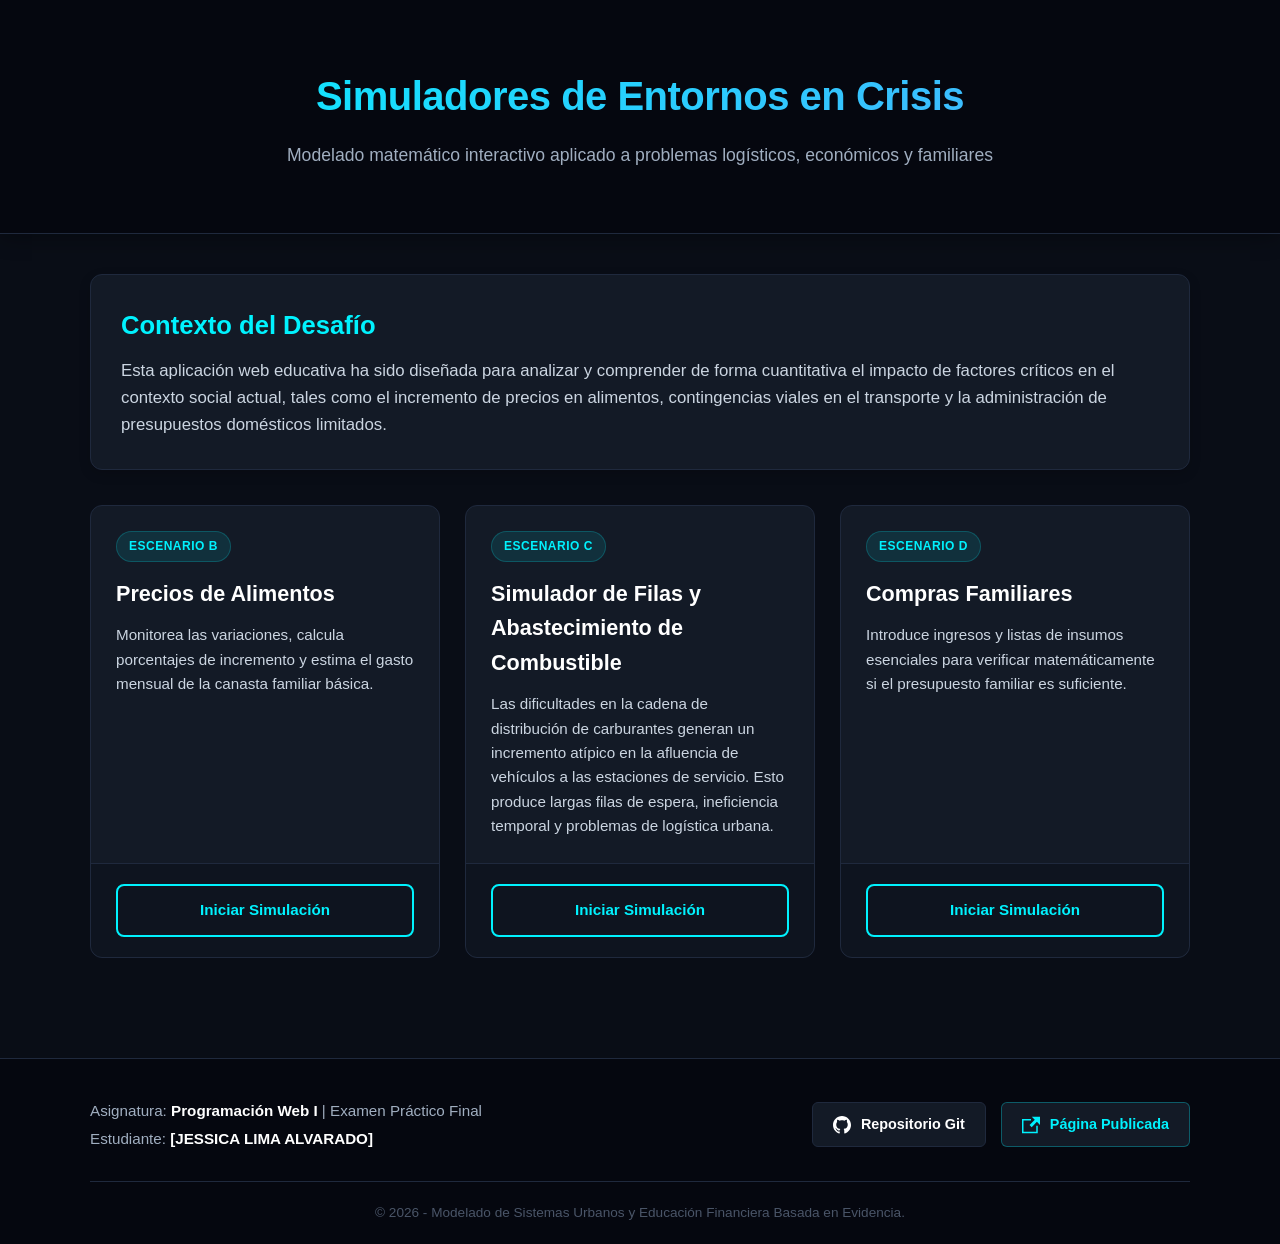
<file: index.html>
<!DOCTYPE html>
<html lang="es">
<head>
    <meta charset="UTF-8">
    <meta name="viewport" content="width=device-width, initial-scale=1.0">
    <title>Portal de Simuladores | Desafío Final</title>
    <link rel="stylesheet" href="css/estilos.css">
</head>
<body>

    <header>
        <h1 class="titulo-degradado">Simuladores de Entornos en Crisis</h1>
        <p>Modelado matemático interactivo aplicado a problemas logísticos, económicos y familiares</p>
    </header>

    <main>
        <section class="tarjeta intro-proyecto">
            <h2>Contexto del Desafío</h2>
            <p>Esta aplicación web educativa ha sido diseñada para analizar y comprender de forma cuantitativa el impacto de factores críticos en el contexto social actual, tales como el incremento de precios en alimentos, contingencias viales en el transporte y la administración de presupuestos domésticos limitados.</p>
        </section>

        <section class="contenedor-tarjetas">
            <div class="tarjeta-enlace">
                <div class="tarjeta-cuerpo">
                    <span class="etiqueta-escenario">Escenario B</span>
                    <h3>Precios de Alimentos</h3>
                    <p>Monitorea las variaciones, calcula porcentajes de incremento y estima el gasto mensual de la canasta familiar básica.</p>
                </div>
                <div class="tarjeta-pie-boton">
                    <a href="indexsum.html" class="btn btn-navegacion">Iniciar Simulación</a>
                </div>
            </div>

            <div class="tarjeta-enlace">
                <div class="tarjeta-cuerpo">
                    <span class="etiqueta-escenario">Escenario C</span>
                    <h3>Simulador de Filas y Abastecimiento de Combustible</h3>
                    <p>Las dificultades en la cadena de distribución de carburantes generan un incremento atípico en la afluencia de vehículos a las estaciones de servicio. Esto produce largas filas de espera, ineficiencia temporal y problemas de logística urbana. </p>
                </div>
                <div class="tarjeta-pie-boton">
                    <a href="index_abas.html" class="btn btn-navegacion">Iniciar Simulación</a>
                </div>
            </div>

            <div class="tarjeta-enlace">
                <div class="tarjeta-cuerpo">
                    <span class="etiqueta-escenario">Escenario D</span>
                    <h3>Compras Familiares</h3>
                    <p>Introduce ingresos y listas de insumos esenciales para verificar matemáticamente si el presupuesto familiar es suficiente.</p>
                </div>
                <div class="tarjeta-pie-boton">
                    <a href="indexfami.html" class="btn btn-navegacion">Iniciar Simulación</a>
                </div>
            </div>
        </section>
    </main>

    <footer>
        <div class="contenido-footer">
            <div class="creditos-estudiante">
                <p>Asignatura: <strong>Programación Web I</strong> | Examen Práctico Final</p>
                <p>Estudiante: <strong>[JESSICA LIMA ALVARADO]</strong></p>
            </div>
            <div class="enlaces-referencia">
                <a href="https://github.com/jessilima103-design/ñ.git" target="_blank" class="enlace-footer-btn">
                    <svg class="icono" viewBox="0 0 24 24"><path d="M12 0c-6.626 0-12 5.373-12 12 0 5.302 3.438 9.8 8.207 11.387.599.111.793-.261.793-.577v-2.234c-3.338.726-4.033-1.416-4.033-1.416-.546-1.387-1.333-1.756-1.333-1.756-1.089-.745.083-.729.083-.729 1.205.084 1.839 1.237 1.839 1.237 1.07 1.834 2.807 1.304 3.492.997.107-.775.418-1.305.762-1.604-2.665-.305-5.467-1.334-5.467-5.931 0-1.311.469-2.381 1.236-3.221-.124-.303-.535-1.524.117-3.176 0 0 1.008-.322 3.301 1.23.957-.266 1.983-.399 3.003-.404 1.02.005 2.047.138 3.006.404 2.291-1.552 3.297-1.23 3.297-1.23.653 1.653.242 2.874.118 3.176.77.84 1.235 1.911 1.235 3.221 0 4.609-2.807 5.624-5.479 5.921.43.372.823 1.102.823 2.222v3.293c0 .319.192.694.801.576 4.765-1.589 8.199-6.086 8.199-11.386 0-6.627-5.373-12-12-12z"/></svg>
                    Repositorio Git
                </a>
                <a href=" https://jessilima103-design.github.io/ñ/" target="_blank" class="enlace-footer-btn enlace-publicado">
                    <svg class="icono" viewBox="0 0 24 24"><path d="M21 13v10h-21v-19h12v2h-10v15h17v-8h2zm3-12h-10.988l4.035 4-6.977 7.07 2.83 2.83 6.977-7.07 4.123 4.17v-11z"/></svg>
                    Página Publicada
                </a>
            </div>
        </div>
        <div class="barra-derechos">
            <p>&copy; 2026 - Modelado de Sistemas Urbanos y Educación Financiera Basada en Evidencia.</p>
        </div>
    </footer>

</body>
</html>
</file>
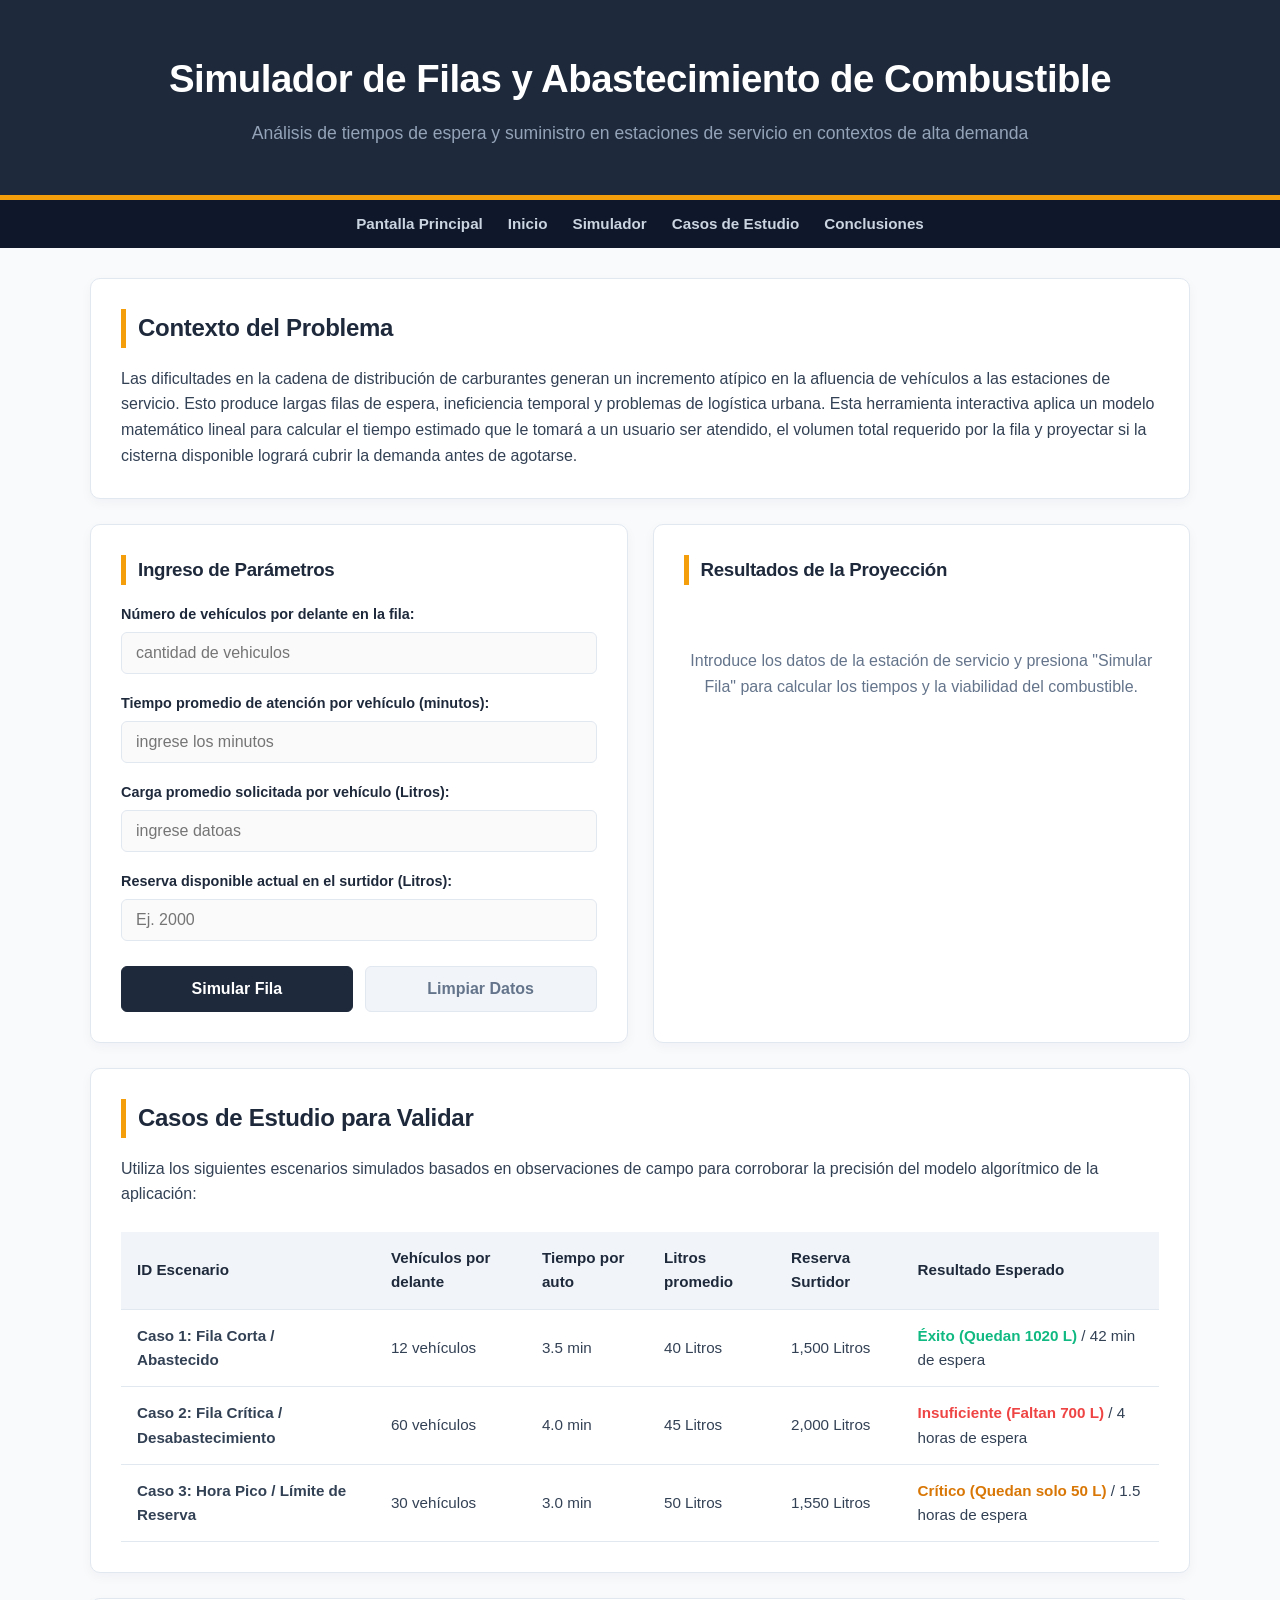
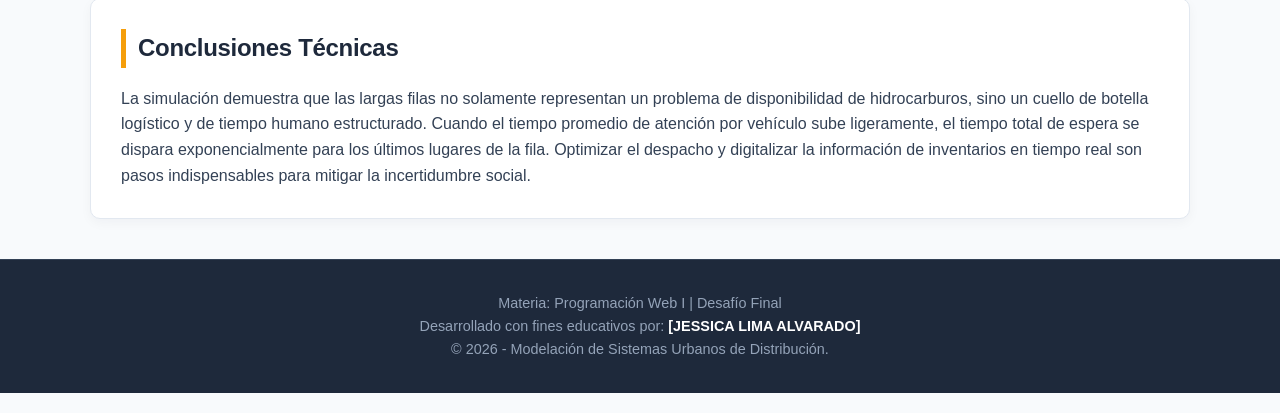
<file: index_abas.html>
<!DOCTYPE html>
<html lang="es">
<head>
    <meta charset="UTF-8">
    <meta name="viewport" content="width=device-width, initial-scale=1.0">
    <title>Simulador de Abastecimiento de Combustible y Filas</title>
    <link rel="stylesheet" href="css/estilos1.css">
</head>
<body>

    <header>
        <h1>Simulador de Filas y Abastecimiento de Combustible</h1>
        <p>Análisis de tiempos de espera y suministro en estaciones de servicio en contextos de alta demanda</p>
    </header>

    <nav>
        <a href="index.html">Pantalla Principal</a>
        <a href="#inicio">Inicio</a>
        <a href="#simulador">Simulador</a>
        <a href="#casos">Casos de Estudio</a>
        <a href="#conclusiones">Conclusiones</a>
    </nav>

    <main>
        
        <section id="inicio" class="tarjeta">
            <h2>Contexto del Problema</h2>
            <p>Las dificultades en la cadena de distribución de carburantes generan un incremento atípico en la afluencia de vehículos a las estaciones de servicio. Esto produce largas filas de espera, ineficiencia temporal y problemas de logística urbana. Esta herramienta interactiva aplica un modelo matemático lineal para calcular el tiempo estimado que le tomará a un usuario ser atendido, el volumen total requerido por la fila y proyectar si la cisterna disponible logrará cubrir la demanda antes de agotarse.</p>
        </section>

        <section id="simulador" class="grid-simulador">
            
            <div class="tarjeta">
                <h3>Ingreso de Parámetros</h3>
                <form id="formulario-combustible">
                    <div class="grupo-control">
                        <label for="vehiculos">Número de vehículos por delante en la fila:</label>
                        <input type="number" id="vehiculos" min="0" placeholder="cantidad de vehiculos" required>
                    </div>

                    <div class="grupo-control">
                        <label for="tiempo-atencion">Tiempo promedio de atención por vehículo (minutos):</label>
                        <input type="number" id="tiempo-atencion" step="0.1" min="0.5" placeholder="ingrese los minutos" required>
                    </div>

                    <div class="grupo-control">
                        <label for="litros-promedio">Carga promedio solicitada por vehículo (Litros):</label>
                        <input type="number" id="litros-promedio" step="1" min="1" placeholder="ingrese datoas" required>
                    </div>

                    <div class="grupo-control">
                        <label for="reserva-surtidor">Reserva disponible actual en el surtidor (Litros):</label>
                        <input type="number" id="reserva-surtidor" step="1" min="0" placeholder="Ej. 2000" required>
                    </div>

                    <div class="botones-flex">
                        <button type="submit" class="btn btn-calcular">Simular Fila</button>
                        <button type="button" id="btn-limpiar" class="btn btn-limpiar">Limpiar Datos</button>
                    </div>
                </form>
            </div>

            <div class="tarjeta" id="contenedor-resultados">
                <h3>Resultados de la Proyección</h3>
                <div id="estado-inicial-mensaje">
                    <p class="txt-centrado">Introduce los datos de la estación de servicio y presiona "Simular Fila" para calcular los tiempos y la viabilidad del combustible.</p>
                </div>
                
                <div id="resultados-dinamicos" class="oculto">
                    <div id="alerta-impacto" class="alerta"></div>
                    
                    <table class="tabla-resultados">
                        <thead>
                            <tr>
                                <th>Indicador Métrico</th>
                                <th>Valor Calculado</th>
                            </tr>
                        </thead>
                        <tbody>
                            <tr>
                                <td>Tiempo de Espera Estimado (Minutos)</td>
                                <td id="res-tiempo-minutos" class="negrita">-</td>
                            </tr>
                            <tr>
                                <td>Tiempo de Espera Estimado (Horas)</td>
                                <td id="res-tiempo-horas">-</td>
                            </tr>
                            <tr>
                                <td>Demanda Total de la Fila (Litros)</td>
                                <td id="res-demanda-total" class="negrita">-</td>
                            </tr>
                            <tr>
                                <td>Reserva Disponible Inicial</td>
                                <td id="res-reserva-inicial">-</td>
                            </tr>
                            <tr class="fila-destacada">
                                <td>Balance de Combustible Remante</td>
                                <td id="res-balance">-</td>
                            </tr>
                        </tbody>
                    </table>
                </div>
            </div>
        </section>

        <section id="casos" class="tarjeta">
            <h2>Casos de Estudio para Validar</h2>
            <p>Utiliza los siguientes escenarios simulados basados en observaciones de campo para corroborar la precisión del modelo algorítmico de la aplicación:</p>
            
            <div class="tabla-contenedor-responsiva">
                <table>
                    <thead>
                        <tr>
                            <th>ID Escenario</th>
                            <th>Vehículos por delante</th>
                            <th>Tiempo por auto</th>
                            <th>Litros promedio</th>
                            <th>Reserva Surtidor</th>
                            <th>Resultado Esperado</th>
                        </tr>
                    </thead>
                    <tbody>
                        <tr>
                            <td><strong>Caso 1: Fila Corta / Abastecido</strong></td>
                            <td>12 vehículos</td>
                            <td>3.5 min</td>
                            <td>40 Litros</td>
                            <td>1,500 Litros</td>
                            <td><span class="txt-estable">Éxito (Quedan 1020 L)</span> / 42 min de espera</td>
                        </tr>
                        <tr>
                            <td><strong>Caso 2: Fila Crítica / Desabastecimiento</strong></td>
                            <td>60 vehículos</td>
                            <td>4.0 min</td>
                            <td>45 Litros</td>
                            <td>2,000 Litros</td>
                            <td><span class="txt-critico">Insuficiente (Faltan 700 L)</span> / 4 horas de espera</td>
                        </tr>
                        <tr>
                            <td><strong>Caso 3: Hora Pico / Límite de Reserva</strong></td>
                            <td>30 vehículos</td>
                            <td>3.0 min</td>
                            <td>50 Litros</td>
                            <td>1,550 Litros</td>
                            <td><span class="txt-moderado">Crítico (Quedan solo 50 L)</span> / 1.5 horas de espera</td>
                        </tr>
                    </tbody>
                </table>
            </div>
        </section>

        <section id="conclusiones" class="tarjeta">
            <h2>Conclusiones Técnicas</h2>
            <p>La simulación demuestra que las largas filas no solamente representan un problema de disponibilidad de hidrocarburos, sino un cuello de botella logístico y de tiempo humano estructurado. Cuando el tiempo promedio de atención por vehículo sube ligeramente, el tiempo total de espera se dispara exponencialmente para los últimos lugares de la fila. Optimizar el despacho y digitalizar la información de inventarios en tiempo real son pasos indispensables para mitigar la incertidumbre social.</p>
        </section>

    </main>

    <footer>
        <p>Materia: Programación Web I | Desafío Final</p>
        <p>Desarrollado con fines educativos por: <strong>[JESSICA LIMA ALVARADO]</strong></p>
        <p>&copy; 2026 - Modelación de Sistemas Urbanos de Distribución.</p>
    </footer>

    <script src="js/script.js"></script>
</body>
</html>
</file>
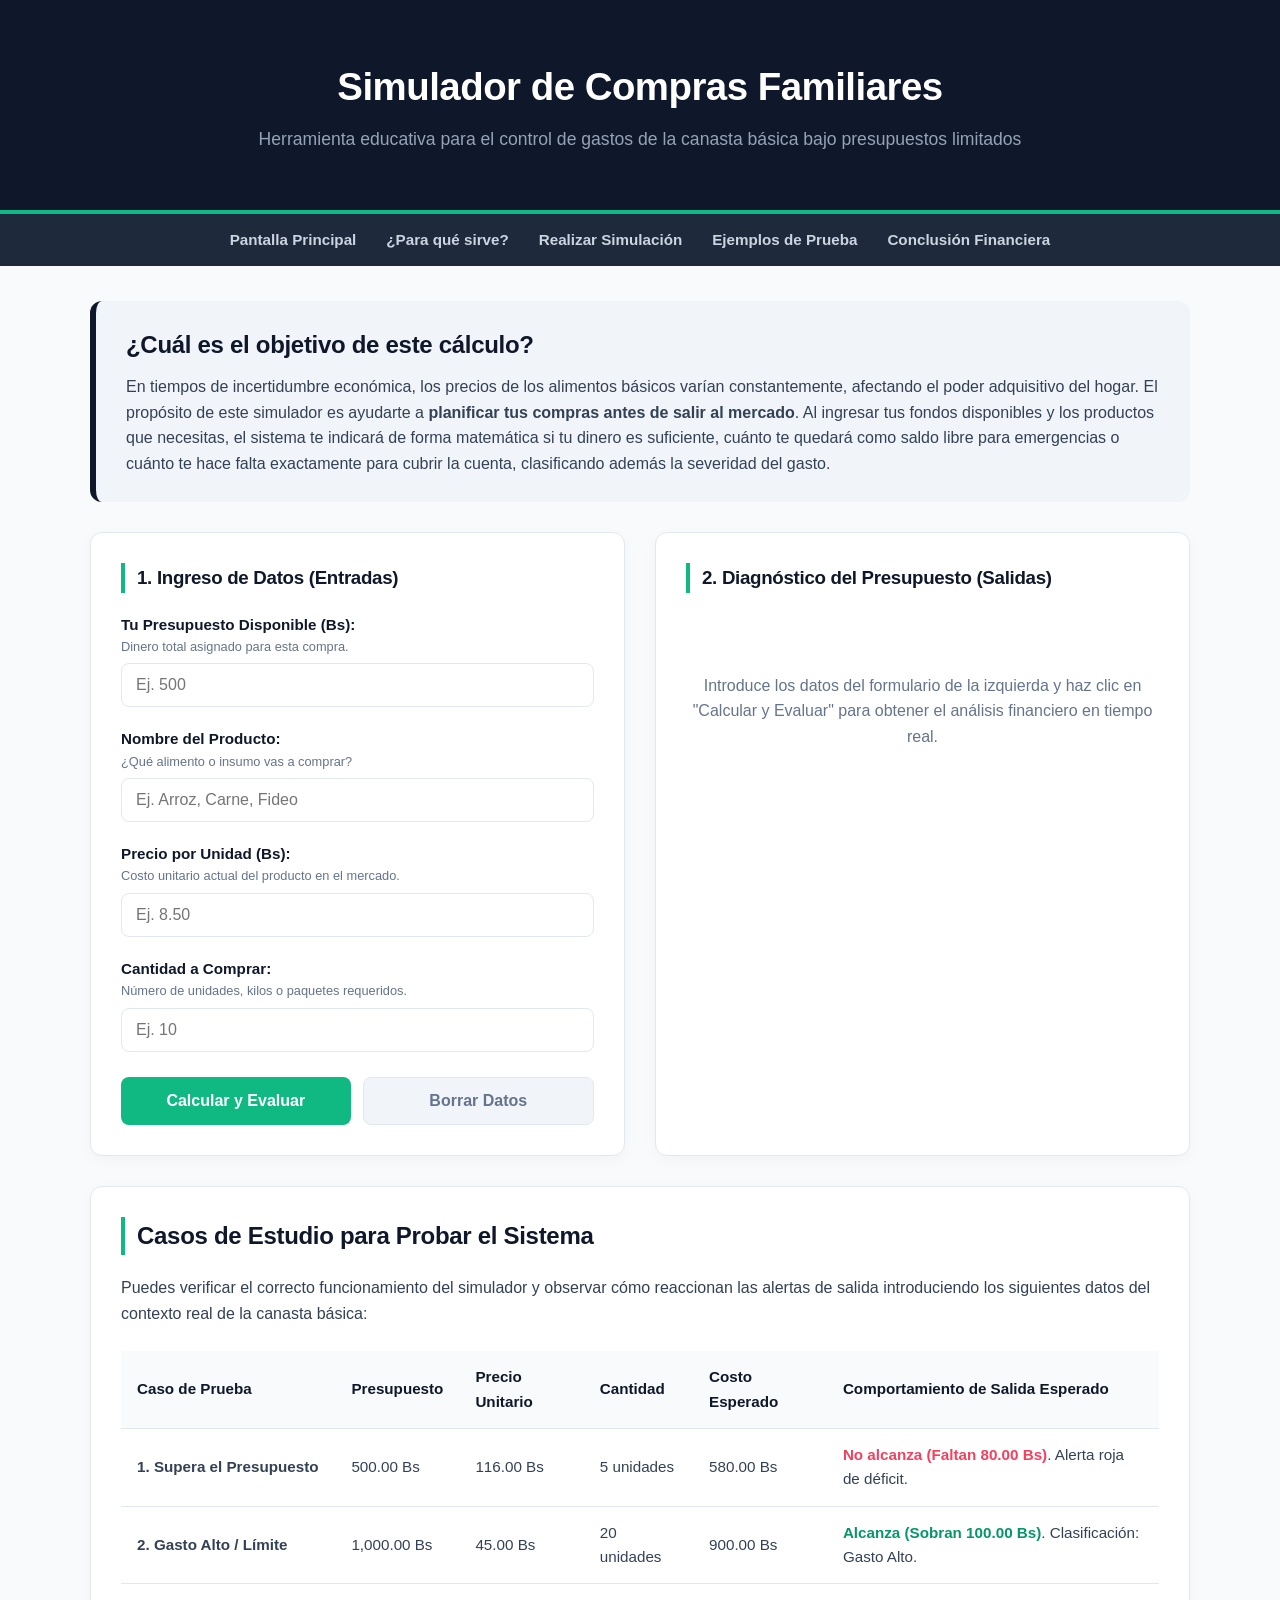
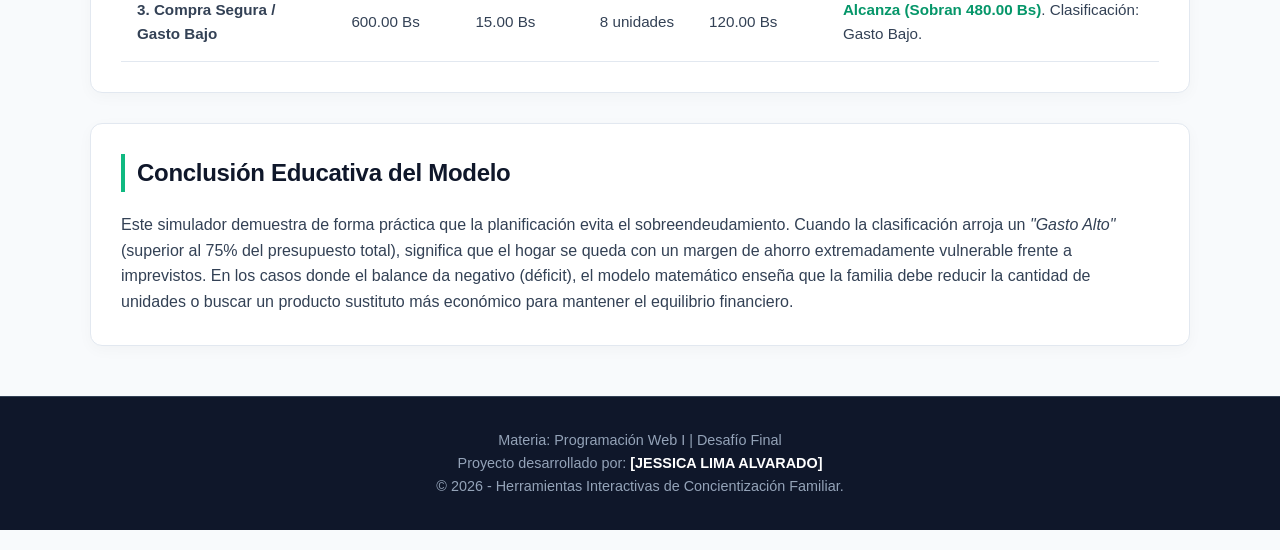
<file: indexfami.html>
<!DOCTYPE html>
<html lang="es">
<head>
    <meta charset="UTF-8">
    <meta name="viewport" content="width=device-width, initial-scale=1.0">
    <title>Simulador de Compras y Presupuesto Familiar</title>
    <link rel="stylesheet" href="css/estilos3.css">
</head>
<body>

    <header>
        <h1>Simulador de Compras Familiares</h1>
        <p>Herramienta educativa para el control de gastos de la canasta básica bajo presupuestos limitados</p>
    </header>

    <nav>
        <a href="index.html">Pantalla Principal</a>
        <a href="#inicio">¿Para qué sirve?</a>
        <a href="#simulador">Realizar Simulación</a>
        <a href="#casos">Ejemplos de Prueba</a>
        <a href="#conclusiones">Conclusión Financiera</a>
    </nav>

    <main>
        
        <section id="inicio" class="tarjeta-explicativa">
            <h2>¿Cuál es el objetivo de este cálculo?</h2>
            <p>En tiempos de incertidumbre económica, los precios de los alimentos básicos varían constantemente, afectando el poder adquisitivo del hogar. El propósito de este simulador es ayudarte a <strong>planificar tus compras antes de salir al mercado</strong>. Al ingresar tus fondos disponibles y los productos que necesitas, el sistema te indicará de forma matemática si tu dinero es suficiente, cuánto te quedará como saldo libre para emergencias o cuánto te hace falta exactamente para cubrir la cuenta, clasificando además la severidad del gasto.</p>
        </section>

        <section id="simulador" class="grid-simulador">
            
            <div class="tarjeta">
                <h3>1. Ingreso de Datos (Entradas)</h3>
                <form id="formulario-presupuesto">
                    <div class="grupo-control">
                        <label for="presupuesto">Tu Presupuesto Disponible (Bs):</label>
                        <span class="subtexto-label">Dinero total asignado para esta compra.</span>
                        <input type="number" id="presupuesto" step="0.01" min="0.1" placeholder="Ej. 500" required>
                    </div>

                    <div class="grupo-control">
                        <label for="producto">Nombre del Producto:</label>
                        <span class="subtexto-label">¿Qué alimento o insumo vas a comprar?</span>
                        <input type="text" id="producto" placeholder="Ej. Arroz, Carne, Fideo" required>
                    </div>

                    <div class="grupo-control">
                        <label for="precio">Precio por Unidad (Bs):</label>
                        <span class="subtexto-label">Costo unitario actual del producto en el mercado.</span>
                        <input type="number" id="precio" step="0.01" min="0.01" placeholder="Ej. 8.50" required>
                    </div>

                    <div class="grupo-control">
                        <label for="cantidad">Cantidad a Comprar:</label>
                        <span class="subtexto-label">Número de unidades, kilos o paquetes requeridos.</span>
                        <input type="number" id="cantidad" step="0.01" min="0.01" placeholder="Ej. 10" required>
                    </div>

                    <div class="botones-flex">
                        <button type="submit" class="btn btn-calcular">Calcular y Evaluar</button>
                        <button type="button" id="btn-limpiar" class="btn btn-limpiar">Borrar Datos</button>
                    </div>
                </form>
            </div>

            <div class="tarjeta" id="contenedor-resultados">
                <h3>2. Diagnóstico del Presupuesto (Salidas)</h3>
                <div id="estado-inicial-mensaje">
                    <p class="txt-centrado">Introduce los datos del formulario de la izquierda y haz clic en "Calcular y Evaluar" para obtener el análisis financiero en tiempo real.</p>
                </div>
                
                <div id="resultados-dinamicos" class="oculto">
                    <div id="alerta-impacto" class="alerta"></div>
                    
                    <table class="tabla-resultados">
                        <thead>
                            <tr>
                                <th>Concepto Analizado</th>
                                <th>Resultado Extraído</th>
                            </tr>
                        </thead>
                        <tbody>
                            <tr>
                                <td>Fondo Familiar Inicial</td>
                                <td id="res-presupuesto" class="negrita">-</td>
                            </tr>
                            <tr>
                                <td>Insumo Evaluado</td>
                                <td id="res-producto">-</td>
                            </tr>
                            <tr>
                                <td>Costo Total de la Compra</td>
                                <td id="res-total-compra" class="negrita">-</td>
                            </tr>
                            <tr>
                                <td>Evaluación del Nivel de Gasto</td>
                                <td id="res-clasificacion">-</td>
                            </tr>
                            <tr class="fila-destacada">
                                <td>Estado Final de tu Dinero</td>
                                <td id="res-saldo">-</td>
                            </tr>
                        </tbody>
                    </table>
                </div>
            </div>
        </section>

        <section id="casos" class="tarjeta">
            <h2>Casos de Estudio para Probar el Sistema</h2>
            <p>Puedes verificar el correcto funcionamiento del simulador y observar cómo reaccionan las alertas de salida introduciendo los siguientes datos del contexto real de la canasta básica:</p>
            
            <div class="tabla-contenedor-responsiva">
                <table>
                    <thead>
                        <tr>
                            <th>Caso de Prueba</th>
                            <th>Presupuesto</th>
                            <th>Precio Unitario</th>
                            <th>Cantidad</th>
                            <th>Costo Esperado</th>
                            <th>Comportamiento de Salida Esperado</th>
                        </tr>
                    </thead>
                    <tbody>
                        <tr>
                            <td><strong>1. Supera el Presupuesto</strong></td>
                            <td>500.00 Bs</td>
                            <td>116.00 Bs</td>
                            <td>5 unidades</td>
                            <td>580.00 Bs</td>
                            <td><span class="txt-critico">No alcanza (Faltan 80.00 Bs)</span>. Alerta roja de déficit.</td>
                        </tr>
                        <tr>
                            <td><strong>2. Gasto Alto / Límite</strong></td>
                            <td>1,000.00 Bs</td>
                            <td>45.00 Bs</td>
                            <td>20 unidades</td>
                            <td>900.00 Bs</td>
                            <td><span class="txt-estable">Alcanza (Sobran 100.00 Bs)</span>. Clasificación: Gasto Alto.</td>
                        </tr>
                        <tr>
                            <td><strong>3. Compra Segura / Gasto Bajo</strong></td>
                            <td>600.00 Bs</td>
                            <td>15.00 Bs</td>
                            <td>8 unidades</td>
                            <td>120.00 Bs</td>
                            <td><span class="txt-estable">Alcanza (Sobran 480.00 Bs)</span>. Clasificación: Gasto Bajo.</td>
                        </tr>
                    </tbody>
                </table>
            </div>
        </section>

        <section id="conclusiones" class="tarjeta">
            <h2>Conclusión Educativa del Modelo</h2>
            <p>Este simulador demuestra de forma práctica que la planificación evita el sobreendeudamiento. Cuando la clasificación arroja un <em>"Gasto Alto"</em> (superior al 75% del presupuesto total), significa que el hogar se queda con un margen de ahorro extremadamente vulnerable frente a imprevistos. En los casos donde el balance da negativo (déficit), el modelo matemático enseña que la familia debe reducir la cantidad de unidades o buscar un producto sustituto más económico para mantener el equilibrio financiero.</p>
        </section>

    </main>

    <footer>
        <p>Materia: Programación Web I | Desafío Final</p>
        <p>Proyecto desarrollado por: <strong>[JESSICA LIMA ALVARADO]</strong></p>
        <p>&copy; 2026 - Herramientas Interactivas de Concientización Familiar.</p>
    </footer>

    <script src="js/script3.js"></script>
</body>
</html>
</file>
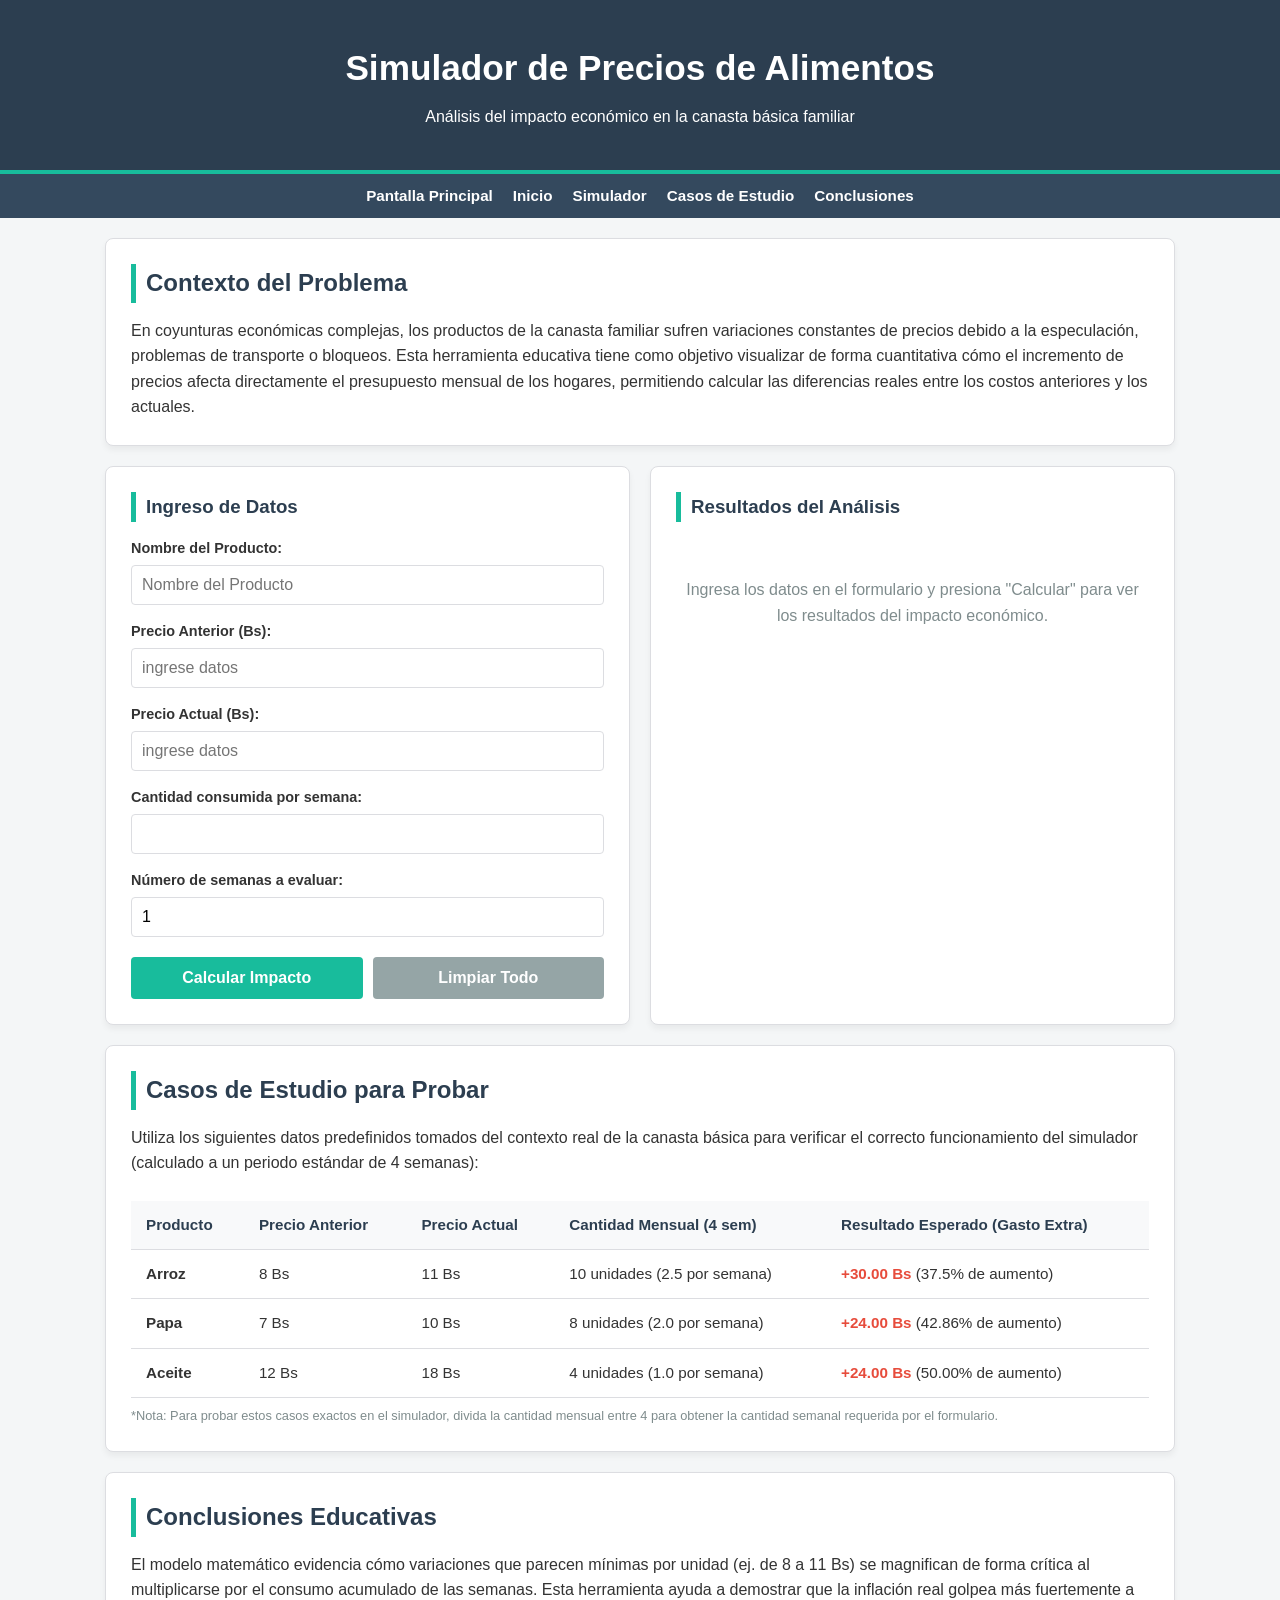
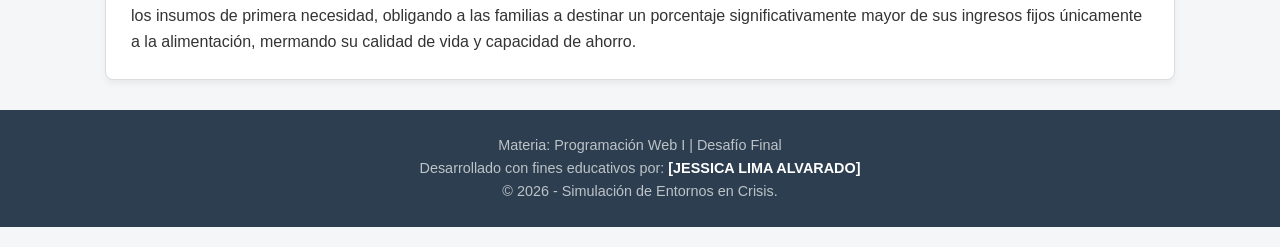
<file: indexsum.html>
<!DOCTYPE html>
<html lang="es">
<head>
    <meta charset="UTF-8">
    <meta name="viewport" content="width=device-width, initial-scale=1.0">
    <title>Simulador de Precios de Alimentos | Canasta Familiar en Crisis</title>
    <link rel="stylesheet" href="css/estilos2.css">
</head>
<body>

    <header>
        <h1>Simulador de Precios de Alimentos</h1>
        <p>Análisis del impacto económico en la canasta básica familiar</p>
    </header>

    <nav>
        <a href="index.html">Pantalla Principal</a>
        <a href="#inicio">Inicio</a>
        <a href="#simulador">Simulador</a>
        <a href="#casos">Casos de Estudio</a>
        <a href="#conclusiones">Conclusiones</a>
    </nav>

    <main>
        
        <section id="inicio" class="tarjeta">
            <h2>Contexto del Problema</h2>
            <p>En coyunturas económicas complejas, los productos de la canasta familiar sufren variaciones constantes de precios debido a la especulación, problemas de transporte o bloqueos. Esta herramienta educativa tiene como objetivo visualizar de forma cuantitativa cómo el incremento de precios afecta directamente el presupuesto mensual de los hogares, permitiendo calcular las diferencias reales entre los costos anteriores y los actuales.</p>
        </section>

        <section id="simulador" class="grid-simulador">
            
            <div class="tarjeta">
                <h3>Ingreso de Datos</h3>
                <form id="formulario-simulador">
                    <div class="grupo-control">
                        <label for="producto">Nombre del Producto:</label>
                        <input type="text" id="producto" placeholder="Nombre del Producto" required>
                    </div>

                    <div class="grupo-control">
                        <label for="precio-anterior">Precio Anterior (Bs):</label>
                        <input type="number" id="precio-anterior" step="0.01" min="0.1" placeholder="ingrese datos" required>
                    </div>

                    <div class="grupo-control">
                        <label for="precio-actual">Precio Actual (Bs):</label>
                        <input type="number" id="precio-actual" step="0.01" min="0.1" placeholder="ingrese datos" required>
                    </div>

                    <div class="grupo-control">
                        <label for="cantidad-semana">Cantidad consumida por semana:</label>
                        <input type="number" id="cantidad-semana" step="0.1" min="0.1" placeholder="" required>
                    </div>

                    <div class="grupo-control">
                        <label for="semanas">Número de semanas a evaluar:</label>
                        <input type="number" id="semanas" min="1" max="52" value="1" required>
                    </div>

                    <div class="botones-flex">
                        <button type="submit" class="btn btn-calcular">Calcular Impacto</button>
                        <button type="button" id="btn-limpiar" class="btn btn-limpiar">Limpiar Todo</button>
                    </div>
                </form>
            </div>

            <div class="tarjeta" id="contenedor-resultados">
                <h3>Resultados del Análisis</h3>
                <div id="estado-inicial-mensaje">
                    <p class="txt-centrado">Ingresa los datos en el formulario y presiona "Calcular" para ver los resultados del impacto económico.</p>
                </div>
                
                <div id="resultados-dinamicos" class="oculto">
                    <div id="alerta-impacto" class="alerta"></div>
                    
                    <table class="tabla-resultados">
                        <thead>
                            <tr>
                                <th>Indicador</th>
                                <th>Valor</th>
                            </tr>
                        </thead>
                        <tbody>
                            <tr>
                                <td>Producto Evaluado</td>
                                <td id="res-producto" class="negrita">-</td>
                            </tr>
                            <tr>
                                <td>Incremento por Unidad</td>
                                <td id="res-incremento-unidad">-</td>
                            </tr>
                            <tr>
                                <td>Porcentaje de Aumento</td>
                                <td id="res-porcentaje" class="negrita">-</td>
                            </tr>
                            <tr>
                                <td>Gasto Semanal Anterior / Actual</td>
                                <td id="res-gasto-semanal">-</td>
                            </tr>
                            <tr>
                                <td>Gasto Total Anterior Periodo</td>
                                <td id="res-total-anterior">-</td>
                            </tr>
                            <tr>
                                <td>Gasto Total Actual Periodo</td>
                                <td id="res-total-actual" class="negrita">-</td>
                            </tr>
                            <tr class="fila-destacada">
                                <td>Pérdida / Gasto Adicional Total</td>
                                <td id="res-diferencia">-</td>
                            </tr>
                        </tbody>
                    </table>
                </div>
            </div>
        </section>

        <section id="casos" class="tarjeta">
            <h2>Casos de Estudio para Probar</h2>
            <p>Utiliza los siguientes datos predefinidos tomados del contexto real de la canasta básica para verificar el correcto funcionamiento del simulador (calculado a un periodo estándar de 4 semanas):</p>
            
            <div class="tabla-contenedor-responsiva">
                <table>
                    <thead>
                        <tr>
                            <th>Producto</th>
                            <th>Precio Anterior</th>
                            <th>Precio Actual</th>
                            <th>Cantidad Mensual (4 sem)</th>
                            <th>Resultado Esperado (Gasto Extra)</th>
                        </tr>
                    </thead>
                    <tbody>
                        <tr>
                            <td><strong>Arroz</strong></td>
                            <td>8 Bs</td>
                            <td>11 Bs</td>
                            <td>10 unidades (2.5 por semana)</td>
                            <td><span class="txt-critico">+30.00 Bs</span> (37.5% de aumento)</td>
                        </tr>
                        <tr>
                            <td><strong>Papa</strong></td>
                            <td>7 Bs</td>
                            <td>10 Bs</td>
                            <td>8 unidades (2.0 por semana)</td>
                            <td><span class="txt-critico">+24.00 Bs</span> (42.86% de aumento)</td>
                        </tr>
                        <tr>
                            <td><strong>Aceite</strong></td>
                            <td>12 Bs</td>
                            <td>18 Bs</td>
                            <td>4 unidades (1.0 por semana)</td>
                            <td><span class="txt-critico">+24.00 Bs</span> (50.00% de aumento)</td>
                        </tr>
                    </tbody>
                </table>
            </div>
            <p class="nota-tabla">*Nota: Para probar estos casos exactos en el simulador, divida la cantidad mensual entre 4 para obtener la cantidad semanal requerida por el formulario.</p>
        </section>

        <section id="conclusiones" class="tarjeta">
            <h2>Conclusiones Educativas</h2>
            <p>El modelo matemático evidencia cómo variaciones que parecen mínimas por unidad (ej. de 8 a 11 Bs) se magnifican de forma crítica al multiplicarse por el consumo acumulado de las semanas. Esta herramienta ayuda a demostrar que la inflación real golpea más fuertemente a los insumos de primera necesidad, obligando a las familias a destinar un porcentaje significativamente mayor de sus ingresos fijos únicamente a la alimentación, mermando su calidad de vida y capacidad de ahorro.</p>
        </section>

    </main>

    <footer>
        <p>Materia: Programación Web I | Desafío Final</p>
        <p>Desarrollado con fines educativos por: <strong>[JESSICA LIMA ALVARADO]</strong></p>
        <p>&copy; 2026 - Simulación de Entornos en Crisis.</p>
    </footer>

    <script src="js/script2.js"></script>
</body>
</html>
</file>
<file: css/estilos.css>
:root {
    --color-fondo: #090d16;
    --color-superficie: #131a26;
    --color-borde: #1f293d;
    --color-texto-principal: #ffffff;
    --color-texto-secundario: #a0aec0;
    --color-acento: #00f2fe;
    --color-acento-hover: #00b8d4;
    --color-gradiado-1: #00f2fe;
    --color-gradiado-2: #4facfe;
    --color-sombra-neon: rgba(0, 242, 254, 0.15);
}

* {
    margin: 0;
    padding: 0;
    box-sizing: border-box;
}

body {
    font-family: -apple-system, BlinkMacSystemFont, "Segoe UI", Roboto, Oxygen, Ubuntu, Cantarell, sans-serif;
    line-height: 1.6;
    background-color: var(--color-fondo);
    color: var(--color-texto-principal);
    display: flex;
    flex-direction: column;
    min-height: 100vh;
}

header {
    background-color: #05070f;
    text-align: center;
    padding: 4rem 1rem;
    border-bottom: 1px solid var(--color-borde);
    box-shadow: 0 4px 20px rgba(0, 0, 0, 0.3);
}

header h1.titulo-degradado {
    font-size: 2.5rem;
    font-weight: 800;
    margin-bottom: 0.8rem;
    letter-spacing: -0.5px;
    background: linear-gradient(135deg, var(--color-gradiado-1), var(--color-gradiado-2));
    -webkit-background-clip: text;
    -webkit-text-fill-color: transparent;
}

header p {
    color: var(--color-texto-secundario);
    font-size: 1.1rem;
    max-width: 750px;
    margin: 0 auto;
}

main {
    flex: 1;
    max-width: 1140px;
    width: 100%;
    margin: 40px auto;
    padding: 0 20px;
    display: flex;
    flex-direction: column;
    gap: 35px;
}

.tarjeta {
    background-color: var(--color-superficie);
    border-radius: 12px;
    padding: 30px;
    border: 1px solid var(--color-borde);
    box-shadow: 0 4px 12px rgba(0, 0, 0, 0.15);
}

.intro-proyecto h2 {
    font-size: 1.6rem;
    margin-bottom: 12px;
    color: var(--color-acento);
}

.intro-proyecto p {
    color: #cbd5e1;
    font-size: 1.05rem;
}

.contenedor-tarjetas {
    display: grid;
    grid-template-columns: repeat(3, 1fr);
    gap: 25px;
}

.tarjeta-enlace {
    background-color: var(--color-superficie);
    border-radius: 12px;
    border: 1px solid var(--color-borde);
    display: flex;
    flex-direction: column;
    justify-content: space-between;
    transition: all 0.3s cubic-bezier(0.4, 0, 0.2, 1);
}

.tarjeta-enlace:hover {
    transform: translateY(-5px);
    border-color: var(--color-acento);
    box-shadow: 0 10px 25px var(--color-sombra-neon);
}

.tarjeta-cuerpo {
    padding: 25px;
}

.etiqueta-escenario {
    display: inline-block;
    background-color: rgba(0, 242, 254, 0.1);
    color: var(--color-acento);
    font-size: 0.75rem;
    font-weight: 700;
    padding: 5px 12px;
    border-radius: 20px;
    margin-bottom: 15px;
    text-transform: uppercase;
    letter-spacing: 0.5px;
    border: 1px solid rgba(0, 242, 254, 0.2);
}

.tarjeta-cuerpo h3 {
    font-size: 1.35rem;
    color: var(--color-texto-principal);
    margin-bottom: 12px;
}

.tarjeta-cuerpo p {
    color: #cbd5e1;
    font-size: 0.95rem;
}

.tarjeta-pie-boton {
    padding: 20px 25px;
    border-top: 1px solid var(--color-borde);
    background-color: rgba(5, 7, 15, 0.3);
    border-bottom-left-radius: 12px;
    border-bottom-right-radius: 12px;
}

.btn {
    display: block;
    width: 100%;
    text-align: center;
    padding: 12px;
    border-radius: 8px;
    font-size: 0.95rem;
    font-weight: 700;
    text-decoration: none;
    transition: all 0.2s ease;
}

.btn-navegacion {
    background-color: transparent;
    color: var(--color-acento);
    border: 2px solid var(--color-acento);
}

.tarjeta-enlace:hover .btn-navegacion {
    background-color: var(--color-acento);
    color: #05070f;
}

.btn-navegacion:hover {
    background-color: var(--color-acento-hover) !important;
    border-color: var(--color-acento-hover);
}

footer {
    background-color: #05070f;
    border-top: 1px solid var(--color-borde);
    padding: 40px 20px 20px 20px;
    margin-top: 60px;
}

.contenido-footer {
    max-width: 1100px;
    margin: 0 auto;
    display: flex;
    justify-content: space-between;
    align-items: center;
    flex-wrap: wrap;
    gap: 30px;
    padding-bottom: 30px;
}

.creditos-estudiante p {
    font-size: 0.95rem;
    color: var(--color-texto-secundario);
    margin-bottom: 4px;
}

.creditos-estudiante p:last-child {
    margin-bottom: 0;
}

.creditos-estudiante strong {
    color: var(--color-texto-principal);
}

.enlaces-referencia {
    display: flex;
    gap: 15px;
}

.enlace-footer-btn {
    background-color: #131a26;
    border: 1px solid var(--color-borde);
    color: var(--color-texto-principal);
    text-decoration: none;
    font-weight: 600;
    font-size: 0.9rem;
    display: flex;
    align-items: center;
    gap: 10px;
    padding: 10px 20px;
    border-radius: 6px;
    transition: all 0.2s ease;
}

.enlace-footer-btn:hover {
    border-color: #718096;
    background-color: #1e293b;
    transform: translateY(-2px);
}

.enlace-footer-btn.enlace-publicado {
    border-color: rgba(0, 242, 254, 0.3);
    color: var(--color-acento);
}

.enlace-footer-btn.enlace-publicado:hover {
    border-color: var(--color-acento);
    background-color: rgba(0, 242, 254, 0.05);
}

.icono {
    width: 18px;
    height: 18px;
    fill: currentColor;
}

.barra-derechos {
    max-width: 1100px;
    margin: 0 auto;
    border-top: 1px solid var(--color-borde);
    padding-top: 20px;
    text-align: center;
}

.barra-derechos p {
    font-size: 0.85rem;
    color: #4a5568;
}

@media (max-width: 900px) {
    .contenedor-tarjetas {
        grid-template-columns: 1fr;
        gap: 20px;
    }

    .contenido-footer {
        flex-direction: column;
        text-align: center;
    }

    .enlaces-referencia {
        flex-direction: column;
        width: 100%;
        gap: 12px;
    }

    .enlace-footer-btn {
        justify-content: center;
        width: 100%;
    }
}
</file>
<file: css/estilos1.css>
:root {
    --color-principal: #1e293b;
    --color-secundario: #f59e0b;
    --color-secundario-hover: #d97706;
    --color-fondo: #f8fafc;
    --color-tarjeta: #ffffff;
    --color-texto: #334155;
    --color-texto-claro: #64748b;
    --color-critico: #ef4444;
    --color-estable: #10b981;
    --color-borde: #e2e8f0;
}

* {
    margin: 0;
    padding: 0;
    box-sizing: border-box;
}

body {
    font-family: 'Segoe UI', Roboto, Helvetica, Arial, sans-serif;
    line-height: 1.6;
    background-color: var(--color-fondo);
    color: var(--color-texto);
    padding-bottom: 20px;
}

header {
    background-color: var(--color-principal);
    color: white;
    text-align: center;
    padding: 3rem 1rem;
    border-bottom: 5px solid var(--color-secundario);
}

header h1 {
    font-size: 2.4rem;
    margin-bottom: 0.6rem;
    letter-spacing: -0.5px;
}

header p {
    color: #94a3b8;
    font-size: 1.1rem;
}

nav {
    background-color: #0f172a;
    display: flex;
    justify-content: center;
    gap: 25px;
    padding: 12px;
}

nav a {
    color: #cbd5e1;
    text-decoration: none;
    font-weight: 600;
    font-size: 0.95rem;
    transition: color 0.3s;
}

nav a:hover {
    color: var(--color-secundario);
}

main {
    max-width: 1140px;
    margin: 30px auto;
    padding: 0 20px;
    display: flex;
    flex-direction: column;
    gap: 25px;
}

footer {
    background-color: var(--color-principal);
    color: #94a3b8;
    text-align: center;
    padding: 2rem 1rem;
    margin-top: 40px;
    font-size: 0.9rem;
    border-top: 1px solid #334155;
}

footer strong {
    color: white;
}

.tarjeta {
    background-color: var(--color-tarjeta);
    border-radius: 10px;
    padding: 30px;
    box-shadow: 0 4px 12px rgba(15, 23, 42, 0.04);
    border: 1px solid var(--color-borde);
}

h2, h3 {
    color: var(--color-principal);
    margin-bottom: 18px;
    border-left: 5px solid var(--color-secundario);
    padding-left: 12px;
    letter-spacing: -0.3px;
}

.grid-simulador {
    display: grid;
    grid-template-columns: 1fr 1fr;
    gap: 25px;
}

.grupo-control {
    margin-bottom: 18px;
}

.grupo-control label {
    display: block;
    margin-bottom: 6px;
    font-weight: 600;
    font-size: 0.9rem;
    color: var(--color-principal);
}

.grupo-control input {
    width: 100%;
    padding: 11px 14px;
    border: 1px solid var(--color-borde);
    border-radius: 6px;
    font-size: 1rem;
    color: var(--color-texto);
    background-color: #fafafa;
    transition: all 0.3s ease;
}

.grupo-control input:focus {
    outline: none;
    border-color: var(--color-secundario);
    background-color: #fff;
    box-shadow: 0 0 0 3px rgba(245, 158, 11, 0.15);
}

.botones-flex {
    display: flex;
    gap: 12px;
    margin-top: 25px;
}

.btn {
    flex: 1;
    padding: 13px;
    border: none;
    border-radius: 6px;
    font-size: 1rem;
    font-weight: 700;
    cursor: pointer;
    transition: all 0.2s ease;
}

.btn:active {
    transform: scale(0.98);
}

.btn-calcular {
    background-color: var(--color-principal);
    color: white;
    border: 1px solid var(--color-principal);
}

.btn-calcular:hover {
    background-color: #0f172a;
}

.btn-limpiar {
    background-color: #f1f5f9;
    color: var(--color-texto-claro);
    border: 1px solid var(--color-borde);
}

.btn-limpiar:hover {
    background-color: #e2e8f0;
    color: var(--color-principal);
}

.tabla-contenedor-responsiva {
    overflow-x: auto;
    margin-top: 15px;
}

table {
    width: 100%;
    border-collapse: collapse;
    margin-top: 10px;
    font-size: 0.95rem;
}

th, td {
    padding: 14px 16px;
    text-align: left;
    border-bottom: 1px solid var(--color-borde);
}

th {
    background-color: #f1f5f9;
    color: var(--color-principal);
    font-weight: 700;
}

.tabla-resultados tbody tr:hover {
    background-color: #f8fafc;
}

.fila-destacada {
    background-color: #feffec;
    font-weight: bold;
}

.alerta {
    padding: 16px;
    border-radius: 6px;
    margin-bottom: 22px;
    font-weight: 600;
    text-align: center;
    font-size: 0.95rem;
    line-height: 1.4;
}

.alerta-roja {
    background-color: #fef2f2;
    color: var(--color-critico);
    border: 1px solid #fee2e2;
}

.alerta-naranja {
    background-color: #fffbeb;
    color: #b45309;
    border: 1px solid #fef3c7;
}

.alerta-verde {
    background-color: #ecfdf5;
    color: var(--color-estable);
    border: 1px solid #d1fae5;
}

.oculto {
    display: none !important;
}

.negrita {
    font-weight: bold;
}

.txt-centrado {
    text-align: center;
    color: var(--color-texto-claro);
    padding-top: 45px;
}

.txt-critico {
    color: var(--color-critico);
    font-weight: bold;
}

.txt-moderado {
    color: #d97706;
    font-weight: bold;
}

.txt-estable {
    color: var(--color-estable);
    font-weight: bold;
}

@media (max-width: 768px) {
    .grid-simulador {
        grid-template-columns: 1fr;
    }
    
    header h1 {
        font-size: 1.8rem;
    }

    nav {
        flex-direction: column;
        align-items: center;
        gap: 10px;
    }
    
    th, td {
        padding: 10px 12px;
        font-size: 0.85rem;
    }
}
</file>
<file: css/estilos3.css>
:root {
    --color-principal: #0f172a;
    --color-secundario: #10b981;
    --color-secundario-hover: #059669;
    --color-fondo: #f8fafc;
    --color-tarjeta: #ffffff;
    --color-texto: #334155;
    --color-texto-claro: #64748b;
    --color-critico: #f43f5e;
    --color-borde: #e2e8f0;
}

* {
    margin: 0;
    padding: 0;
    box-sizing: border-box;
}

body {
    font-family: -apple-system, BlinkMacSystemFont, "Segoe UI", Roboto, Helvetica, Arial, sans-serif;
    line-height: 1.6;
    background-color: var(--color-fondo);
    color: var(--color-texto);
    padding-bottom: 20px;
}

header {
    background-color: var(--color-principal);
    color: white;
    text-align: center;
    padding: 3.5rem 1rem;
    border-bottom: 4px solid var(--color-secundario);
}

header h1 {
    font-size: 2.4rem;
    margin-bottom: 0.5rem;
    font-weight: 800;
    letter-spacing: -0.5px;
}

header p {
    color: #94a3b8;
    font-size: 1.1rem;
    max-width: 800px;
    margin: 0 auto;
}

nav {
    background-color: #1e293b;
    display: flex;
    justify-content: center;
    gap: 30px;
    padding: 14px;
}

nav a {
    color: #cbd5e1;
    text-decoration: none;
    font-weight: 600;
    font-size: 0.95rem;
    transition: color 0.2s ease;
}

nav a:hover {
    color: var(--color-secundario);
}

main {
    max-width: 1140px;
    margin: 35px auto;
    padding: 0 20px;
    display: flex;
    flex-direction: column;
    gap: 30px;
}

footer {
    background-color: var(--color-principal);
    color: #94a3b8;
    text-align: center;
    padding: 2rem 1rem;
    margin-top: 50px;
    font-size: 0.9rem;
    border-top: 1px solid #334155;
}

footer strong {
    color: white;
}

.tarjeta {
    background-color: var(--color-tarjeta);
    border-radius: 12px;
    padding: 30px;
    box-shadow: 0 4px 15px rgba(15, 23, 42, 0.03);
    border: 1px solid var(--color-borde);
}

.tarjeta-explicativa {
    background-color: #f1f5f9;
    border-radius: 12px;
    padding: 25px 30px;
    border-left: 6px solid var(--color-principal);
}

.tarjeta-explicativa h2 {
    border-left: none;
    padding-left: 0;
    margin-bottom: 10px;
    color: var(--color-principal);
}

h2, h3 {
    color: var(--color-principal);
    margin-bottom: 20px;
    border-left: 4px solid var(--color-secundario);
    padding-left: 12px;
    font-weight: 700;
    letter-spacing: -0.3px;
}

.grid-simulador {
    display: grid;
    grid-template-columns: 1fr 1fr;
    gap: 30px;
}

.grupo-control {
    margin-bottom: 20px;
}

.grupo-control label {
    display: block;
    font-weight: 700;
    font-size: 0.95rem;
    color: var(--color-principal);
}

.subtexto-label {
    display: block;
    font-size: 0.8rem;
    color: var(--color-texto-claro);
    margin-bottom: 6px;
}

.grupo-control input {
    width: 100%;
    padding: 12px 14px;
    border: 1px solid var(--color-borde);
    border-radius: 8px;
    font-size: 1rem;
    color: var(--color-texto);
    background-color: #fff;
    transition: all 0.2s ease;
}

.grupo-control input:focus {
    outline: none;
    border-color: var(--color-secundario);
    box-shadow: 0 0 0 3px rgba(16, 185, 129, 0.15);
}

.botones-flex {
    display: flex;
    gap: 12px;
    margin-top: 25px;
}

.btn {
    flex: 1;
    padding: 14px;
    border: none;
    border-radius: 8px;
    font-size: 1rem;
    font-weight: 700;
    cursor: pointer;
    transition: all 0.2s ease;
}

.btn:active {
    transform: scale(0.98);
}

.btn-calcular {
    background-color: var(--color-secundario);
    color: white;
}

.btn-calcular:hover {
    background-color: var(--color-secundario-hover);
}

.btn-limpiar {
    background-color: #f1f5f9;
    color: var(--color-texto-claro);
    border: 1px solid var(--color-borde);
}

.btn-limpiar:hover {
    background-color: #e2e8f0;
    color: var(--color-principal);
}

.tabla-contenedor-responsiva {
    overflow-x: auto;
    margin-top: 15px;
}

table {
    width: 100%;
    border-collapse: collapse;
    margin-top: 10px;
    font-size: 0.95rem;
}

th, td {
    padding: 14px 16px;
    text-align: left;
    border-bottom: 1px solid var(--color-borde);
}

th {
    background-color: #f8fafc;
    color: var(--color-principal);
    font-weight: 700;
}

.tabla-resultados tbody tr:hover {
    background-color: #fafbfc;
}

.fila-destacada {
    background-color: #f8fafc;
    font-weight: bold;
    border-top: 2px solid var(--color-borde);
}

.alerta {
    padding: 16px;
    border-radius: 8px;
    margin-bottom: 24px;
    font-weight: 600;
    text-align: center;
    font-size: 0.95rem;
    line-height: 1.4;
}

.alerta-insuficiente {
    background-color: #fff1f2;
    color: var(--color-critico);
    border: 1px solid #ffe4e6;
}

.alerta-advertencia {
    background-color: #fffbeb;
    color: #b45309;
    border: 1px solid #fef3c7;
}

.alerta-exito {
    background-color: #f0fdf4;
    color: #16a34a;
    border: 1px solid #dcfce7;
}

.oculto {
    display: none !important;
}

.negrita {
    font-weight: bold;
}

.txt-centrado {
    text-align: center;
    color: var(--color-texto-claro);
    padding-top: 60px;
}

.txt-critico {
    color: var(--color-critico);
    font-weight: bold;
}

.txt-estable {
    color: var(--color-secundario-hover);
    font-weight: bold;
}

@media (max-width: 768px) {
    .grid-simulador {
        grid-template-columns: 1fr;
    }
    
    header h1 {
        font-size: 1.9rem;
    }

    nav {
        flex-direction: column;
        align-items: center;
        gap: 10px;
    }
    
    th, td {
        padding: 12px 10px;
        font-size: 0.85rem;
    }
}
</file>
<file: css/estilos2.css>
:root {
    --color-principal: #2c3e50;
    --color-secundario: #18bc9c;
    --color-fondo: #f4f6f7;
    --color-tarjeta: #ffffff;
    --color-texto: #333333;
    --color-alerta-critica: #e74c3c;
    --color-alerta-media: #f39c12;
    --color-borde: #dcdde1;
}

* {
    margin: 0;
    padding: 0;
    box-sizing: border-box;
}

body {
    font-family: 'Segoe UI', Tahoma, Geneva, Verdana, sans-serif;
    line-height: 1.6;
    background-color: var(--color-fondo);
    color: var(--color-texto);
    padding-bottom: 20px;
}

header {
    background-color: var(--color-principal);
    color: white;
    text-align: center;
    padding: 2.5rem 1rem;
    border-bottom: 4px solid var(--color-secundario);
}

header h1 {
    font-size: 2.2rem;
    margin-bottom: 0.5rem;
}

nav {
    background-color: #34495e;
    display: flex;
    justify-content: center;
    gap: 20px;
    padding: 10px;
}

nav a {
    color: white;
    text-decoration: none;
    font-weight: 600;
    font-size: 0.95rem;
    transition: color 0.3s;
}

nav a:hover {
    color: var(--color-secundario);
}

main {
    max-width: 1100px;
    margin: 20px auto;
    padding: 0 15px;
    display: flex;
    flex-direction: column;
    gap: 20px;
}

footer {
    background-color: var(--color-principal);
    color: #bdc3c7;
    text-align: center;
    padding: 1.5rem 1rem;
    margin-top: 30px;
    font-size: 0.9rem;
}

footer strong {
    color: white;
}

.tarjeta {
    background-color: var(--color-tarjeta);
    border-radius: 8px;
    padding: 25px;
    box-shadow: 0 4px 6px rgba(0,0,0,0.05);
    border: 1px solid var(--color-borde);
}

h2, h3 {
    color: var(--color-principal);
    margin-bottom: 15px;
    border-left: 5px solid var(--color-secundario);
    padding-left: 10px;
}

.grid-simulador {
    display: grid;
    grid-template-columns: 1fr 1fr;
    gap: 20px;
}

.grupo-control {
    margin-bottom: 15px;
}

.grupo-control label {
    display: block;
    margin-bottom: 5px;
    font-weight: 600;
    font-size: 0.9rem;
}

.grupo-control input {
    width: 100%;
    padding: 10px;
    border: 1px solid var(--color-borde);
    border-radius: 4px;
    font-size: 1rem;
    transition: border-color 0.3s;
}

.grupo-control input:focus {
    outline: none;
    border-color: var(--color-secundario);
}

.botones-flex {
    display: flex;
    gap: 10px;
    margin-top: 20px;
}

.btn {
    flex: 1;
    padding: 12px;
    border: none;
    border-radius: 4px;
    font-size: 1rem;
    font-weight: bold;
    cursor: pointer;
    transition: background-color 0.3s, transform 0.1s;
}

.btn:active {
    transform: scale(0.98);
}

.btn-calcular {
    background-color: var(--color-secundario);
    color: white;
}

.btn-calcular:hover {
    background-color: #149a80;
}

.btn-limpiar {
    background-color: #95a5a6;
    color: white;
}

.btn-limpiar:hover {
    background-color: #7f8c8d;
}

.tabla-contenedor-responsiva {
    overflow-x: auto;
    margin-top: 15px;
}

table {
    width: 100%;
    border-collapse: collapse;
    margin-top: 10px;
    font-size: 0.95rem;
}

th, td {
    padding: 12px 15px;
    text-align: left;
    border-bottom: 1px solid var(--color-borde);
}

th {
    background-color: #f8f9fa;
    color: var(--color-principal);
    font-weight: 700;
}

.tabla-resultados tbody tr:hover {
    background-color: #fcfcfc;
}

.fila-destacada {
    background-color: #fef9e7;
    font-weight: bold;
}

.alerta {
    padding: 15px;
    border-radius: 5px;
    margin-bottom: 20px;
    font-weight: 600;
    text-align: center;
}

.alerta-critica {
    background-color: #fdedec;
    color: var(--color-alerta-critica);
    border: 1px solid #f5b7b1;
}

.alerta-moderada {
    background-color: #fef9e7;
    color: var(--color-alerta-media);
    border: 1px solid #f9e79f;
}

.alerta-estable {
    background-color: #e8f8f5;
    color: #27ae60;
    border: 1px solid #a3e4d7;
}

.oculto {
    display: none !important;
}

.negrita {
    font-weight: bold;
}

.txt-centrado {
    text-align: center;
    color: #7f8c8d;
    padding-top: 40px;
}

.txt-critico {
    color: var(--color-alerta-critica);
    font-weight: bold;
}

.nota-tabla {
    font-size: 0.8rem;
    color: #7f8c8d;
    margin-top: 8px;
}

@media (max-width: 768px) {
    .grid-simulador {
        grid-template-columns: 1fr;
    }
    
    header h1 {
        font-size: 1.7rem;
    }

    nav {
        flex-direction: column;
        align-items: center;
        gap: 8px;
    }
    
    th, td {
        padding: 8px 10px;
        font-size: 0.85rem;
    }
}
</file>
